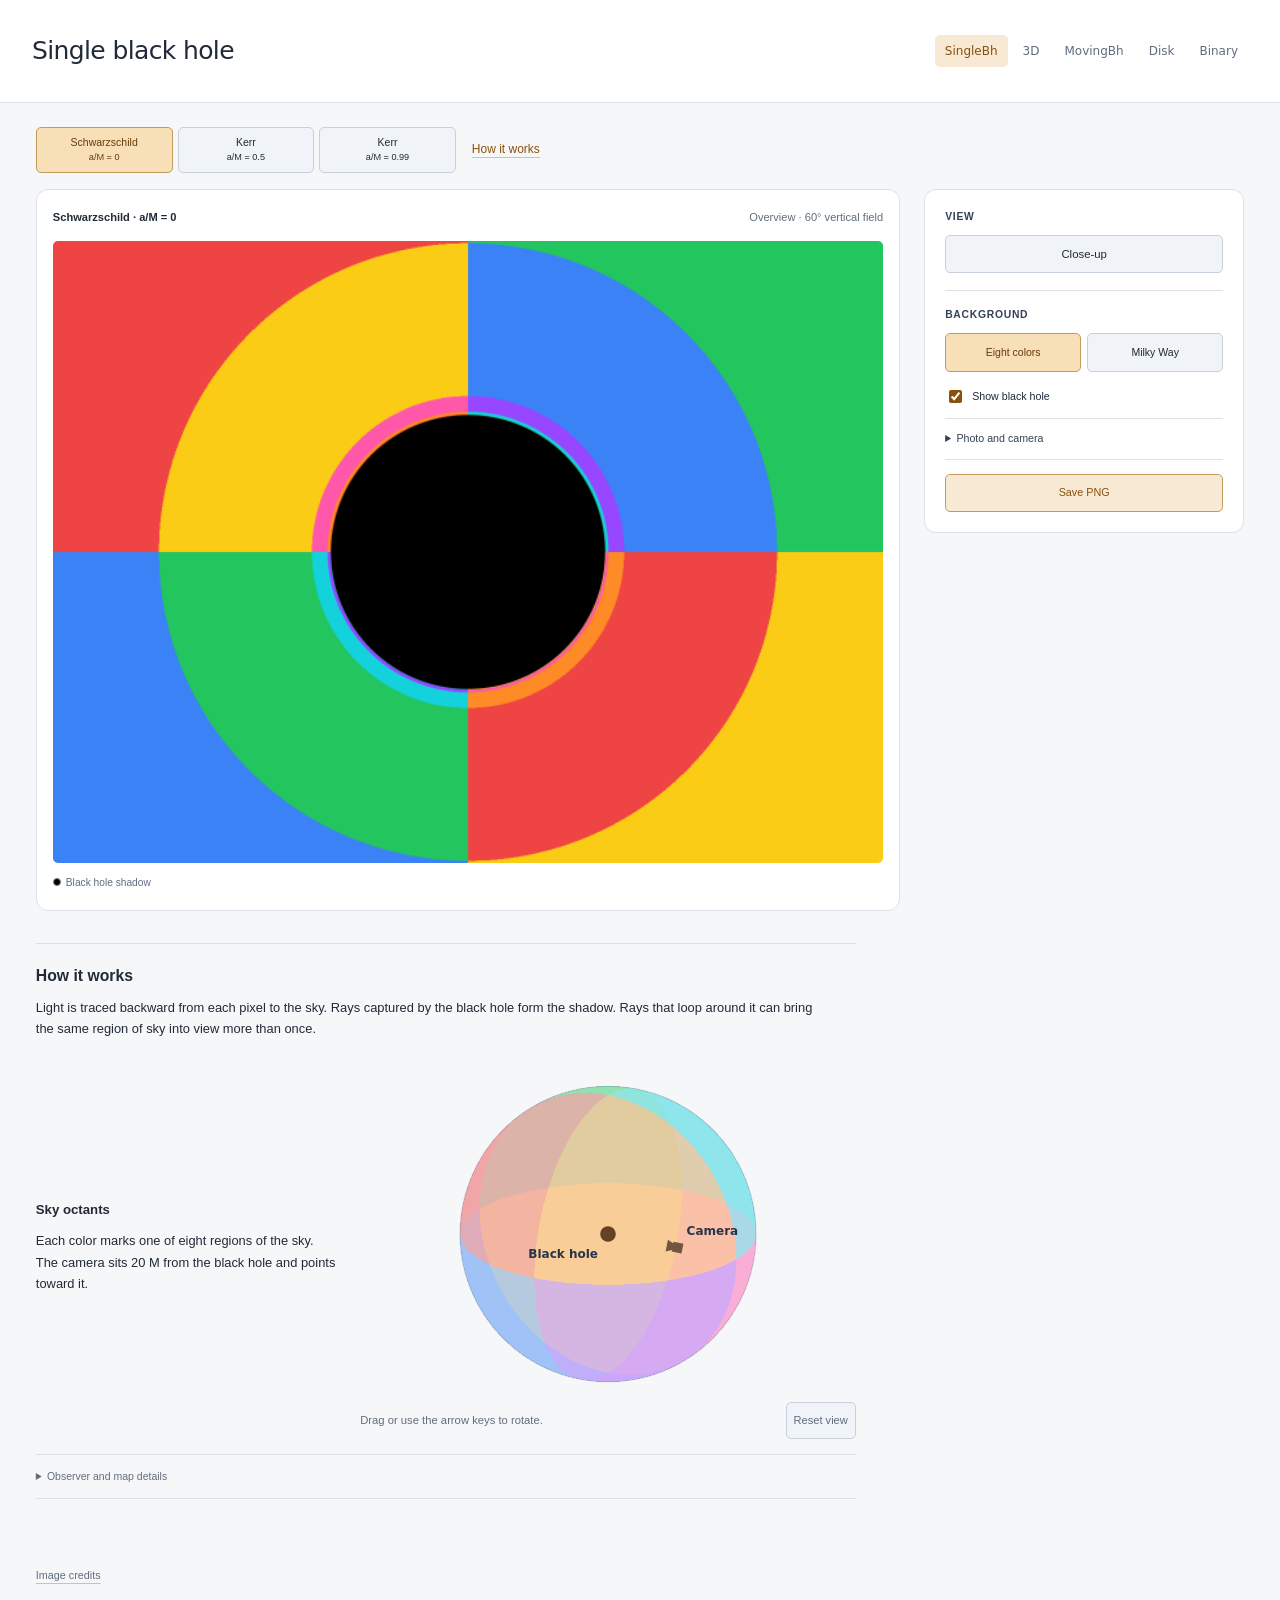
<file: index.html>
<!doctype html>
<html lang="en">
<head>
  <meta charset="utf-8" />
  <meta name="viewport" content="width=device-width, initial-scale=1" />
  <meta name="color-scheme" content="light" />
  <meta name="description" content="Explore precomputed Schwarzschild and Kerr null-geodesic lensing, compare spin, and inspect independently sampled near-critical views." />
  <title>Single black hole</title>
  <link rel="stylesheet" href="styles.css?v=0b7bb391ba0c" />
  <link rel="stylesheet" href="explorer.css?v=6b65ad54a57e" />
  <link rel="stylesheet" href="reference.css?v=c8c61a315d78" />
</head>
<body class="explorer-page">
  <header class="site-header">
    <div class="header-copy"><h1>Single black hole</h1></div>
    <nav aria-label="Main navigation"><a href="index.html" aria-current="page">SingleBh</a><a href="ray-viewer/index.html">3D</a><a href="moving/index.html">MovingBh</a><a href="examples/index.html">Disk</a><a href="binary/index.html">Binary</a></nav>
  </header>
<main>

  <div class="spin-picker">
    <div class="choices" role="group" aria-label="Black-hole spacetime">
      <button id="schwarzschild-mode" type="button" aria-pressed="true">Schwarzschild<small>a/M = 0</small></button>
      <button id="kerr-mode" type="button" aria-pressed="false" data-kerr-spin="0.5">Kerr<small>a/M = 0.5</small></button>
      <button id="kerr-high-spin-mode" type="button" aria-pressed="false" data-kerr-spin="0.99">Kerr<small>a/M = 0.99</small></button>
    </div>
    <a href="#method">How it works</a>
  </div>

  <div class="viewer" id="schwarzschild-explorer" data-renderer="app.js?v=01eaf713c453">
    <section class="image-panel" aria-label="Rendered observer image">
      <div class="image-heading"><strong id="active-metric">Schwarzschild · a/M = 0</strong><span id="active-view">Overview · 60° vertical field</span></div>
      <div class="canvas-frame overview-frame">
        <img id="overview-image" src="data/schwarzschild-octants/overview-r20.png?v=e7fed7c7368f" width="640" height="480" alt="Eight-color sky lensed by a Schwarzschild black hole" />
        <canvas id="view" hidden aria-label="Black-hole-lensed background">This viewer requires WebGL 2.</canvas>
      </div>
      <div class="legend"><span id="capture-legend"><i class="swatch" aria-hidden="true"></i>Black hole shadow</span><span id="field-legend" hidden><i class="swatch light" aria-hidden="true"></i></span></div>
      <p id="status" class="status" role="status" aria-live="polite"></p>

    </section>

    <aside class="controls" aria-label="Explorer controls">
      <section class="view-control">
        <h2>View</h2>
        <button id="refined-mode" class="wide" type="button" data-saved-closeups="true">Close-up</button>
        <p id="metric-status" class="hint" role="status"></p>
      </section>
      <section class="background-control">
        <h2>Background</h2>
        <div class="choices" role="group" aria-label="Built-in background sources">
          <button id="octants-mode" type="button" aria-pressed="true">Eight colors<small>Whole sky</small></button>
          <button id="sky-mode" type="button" aria-pressed="false">Milky Way</button>
        </div>
        <label class="switch-row" for="show-black-hole"><input id="show-black-hole" type="checkbox" checked />Show black hole</label>
        <details class="source-tools" id="source-tools"><summary>Photo and camera</summary>
        <p id="local-photo-note" class="hint" hidden>Open the site over HTTP or HTTPS to use photos and camera.</p>
        <button id="upload-button" class="wide" type="button" disabled>Upload a photo</button>
        <div class="camera-controls"><button id="video-mode" type="button" disabled>Start video</button><button id="picture-mode" type="button" disabled>Take picture</button></div>
        <input id="image-upload" type="file" accept="image/*" hidden />
        <video id="camera" autoplay playsinline muted hidden></video>
        </details>
        <button id="download-button" class="wide save-button" type="button">Save PNG</button>
      </section>
    </aside>
  </div>

  <div class="viewer" id="saved-stills" data-still-version="e7fed7c7368f" hidden>
    <section class="image-panel" aria-label="Saved black hole view">
      <div class="image-heading"><strong id="saved-heading">Kerr · a/M = 0.5</strong><span id="saved-view">Overview</span></div>
      <div class="canvas-frame kerr-still-frame">
        <img id="saved-image" width="640" height="480" alt="" />
        <div id="kerr-unlensed" role="img" aria-label="The same sky without a black hole" hidden></div>
      </div>
      <p class="status" id="saved-status" role="status" aria-live="polite"></p>
    </section>
    <aside class="controls kerr-controls" aria-label="Saved view controls">
      <section>
        <div class="select-field">
          <div class="select-heading">
            <label for="saved-patch">View</label>
            <span class="select-info">
              <button type="button" aria-label="About close-up widths" aria-expanded="false" aria-controls="saved-patch-tip" aria-describedby="saved-patch-tip">i</button>
              <span id="saved-patch-tip" class="select-tip" role="tooltip" hidden>Close-up widths are measured on a screen 20 M from the observer. For Kerr, the left edge is prograde and the right edge is retrograde.</span>
            </span>
          </div>
          <select id="saved-patch">
            <option value="overview">Overview</option>
            <option value="left-modest">Left · 0.19 M wide</option>
            <option value="left-deep">Left · 0.0077 M wide</option>
            <option value="right-modest">Right · 0.19 M wide</option>
            <option value="right-deep">Right · 0.0077 M wide</option>
          </select>
        </div>
      </section>
      <section>
        <div class="choices" id="saved-background" role="group" aria-label="Background" hidden>
          <button type="button" aria-pressed="true" data-sky="octants">Eight colors</button>
          <button type="button" aria-pressed="false" data-sky="sky">Milky Way</button>
        </div>
        <label class="switch-row" for="saved-hole"><input id="saved-hole" type="checkbox" checked />Show black hole</label>
        <a id="saved-download" class="kerr-still-download" download>Save PNG</a>
      </section>
    </aside>
  </div>

  <section class="science page-notes" id="method">
    <h2>How it works</h2>
    <p>Light is traced backward from each pixel to the sky. Rays captured by the black hole form the shadow. Rays that loop around it can bring the same region of sky into view more than once.</p>
    <div class="sky-guide">
      <div>
        <h3>Sky octants</h3>
        <p>Each color marks one of eight regions of the sky. The camera sits 20 M from the black hole and points toward it.</p>
      </div>
        <figure class="sky-orbit">
      <canvas id="sky-orbit" width="560" height="380" tabindex="0" role="img" aria-label="Rotatable diagram of eight sky octants, with a black hole at the center and a camera pointing toward it from x = +20 M" aria-describedby="sky-orbit-help">The eight sky octants surround the black hole. The camera points toward the black hole from x = +20 M.</canvas>
      <figcaption id="sky-orbit-help">
        <span>Drag or use the arrow keys to rotate.</span>
        <button type="button" id="sky-orbit-reset">Reset view</button>
      </figcaption>
      </figure>
    </div>
    <details class="map-details" id="map-details"><summary>Observer and map details</summary>
      <label class="switch-row" for="antialias"><input id="antialias" type="checkbox" checked disabled />Antialiasing</label>
      <section class="view-context" aria-labelledby="view-context-title">
        <div class="locator-wrap">
          <h3 id="view-context-title">Map location</h3>
          <svg id="locator" viewBox="0 0 640 480" role="img" aria-labelledby="locator-title locator-desc">
            <title id="locator-title">Overview locator</title>
            <desc id="locator-desc">The full 60-degree observer view. A marker locates the independently sampled edge patch when one is active.</desc>
            <image id="locator-image" href="data/schwarzschild-octants/overview-r20.png?v=e7fed7c7368f" width="640" height="480" />
            <rect id="locator-extent" x="1" y="1" width="638" height="478" />
            <circle id="locator-marker" cx="320" cy="240" r="12" visibility="hidden" />
            <path id="locator-crosshair" d="" visibility="hidden" />
          </svg>
          <p class="hint" id="locator-caption">Full overview · fixed eight-color reference</p>
        </div>
        <div class="sampling-details">
          <span class="eyebrow">Active sampling</span>
          <p id="view-description">A 640 × 480 ray map across the full 60° vertical field.</p>
          <dl>
            <div class="metric"><dt>View</dt><dd id="view-kind">Overview</dd></div>
            <div class="metric"><dt>Sampling vs. overview</dt><dd id="refinement-value">1×</dd></div>
            <div class="metric"><dt>Span in overview pixels</dt><dd id="overview-span">640 × 480</dd></div>
            <div class="metric"><dt>q<sub>x</sub> bounds</dt><dd id="qx-bounds">—</dd></div>
            <div class="metric"><dt>q<sub>y</sub> bounds</dt><dd id="qy-bounds">—</dd></div>
          </dl>
          <p class="hint" id="sampling-note">The dark region is the capture shadow, not the event horizon.</p>
        </div>
      </section>
      <p class="hint" id="aa-detail">Validating subpixel samples…</p>
        <div class="image-footer"><span id="source-label">Eight-color sky at infinity</span><span id="map-summary">Preparing map…</span></div>
        <p class="hint" id="source-description"></p>
      <section class="geometry">
        <h3>Observer and geometry</h3>
        <dl>
          <div class="metric"><dt>Metric</dt><dd id="metric-name">—</dd></div>
          <div class="metric"><dt>Spin a/M</dt><dd id="spin-value">—</dd></div>
          <div class="metric"><dt>Observer radius</dt><dd id="observer-radius">—</dd></div>
          <div class="metric"><dt>Overview vertical field</dt><dd id="field-of-view">—</dd></div>
          <div class="metric"><dt>Event horizon</dt><dd id="horizon-radius">—</dd></div>
          <div class="metric"><dt id="photon-label">Photon sphere</dt><dd id="photon-radius">—</dd></div>
          <div class="metric"><dt id="shadow-label">Shadow radius</dt><dd id="shadow-angle">—</dd></div>
        </dl>
        <p class="hint" id="observer-description">Static equatorial observer looking inward.</p>
      </section>

        <p class="hint">Photos and camera frames are projected onto a patch of sky. They stay in your browser.</p>
    </details>
  </section>
</main>
<footer class="page-footer"><a href="moving/index.html#credits">Image credits</a></footer>
<script defer src="saved-views.js?v=85b4e1606912"></script>
<script defer src="sky-orbit.js?v=5c2d7aa48e1b"></script>
<script defer src="explorer-layout.js?v=8afac8a9e883"></script>
</body>
</html>
</file>
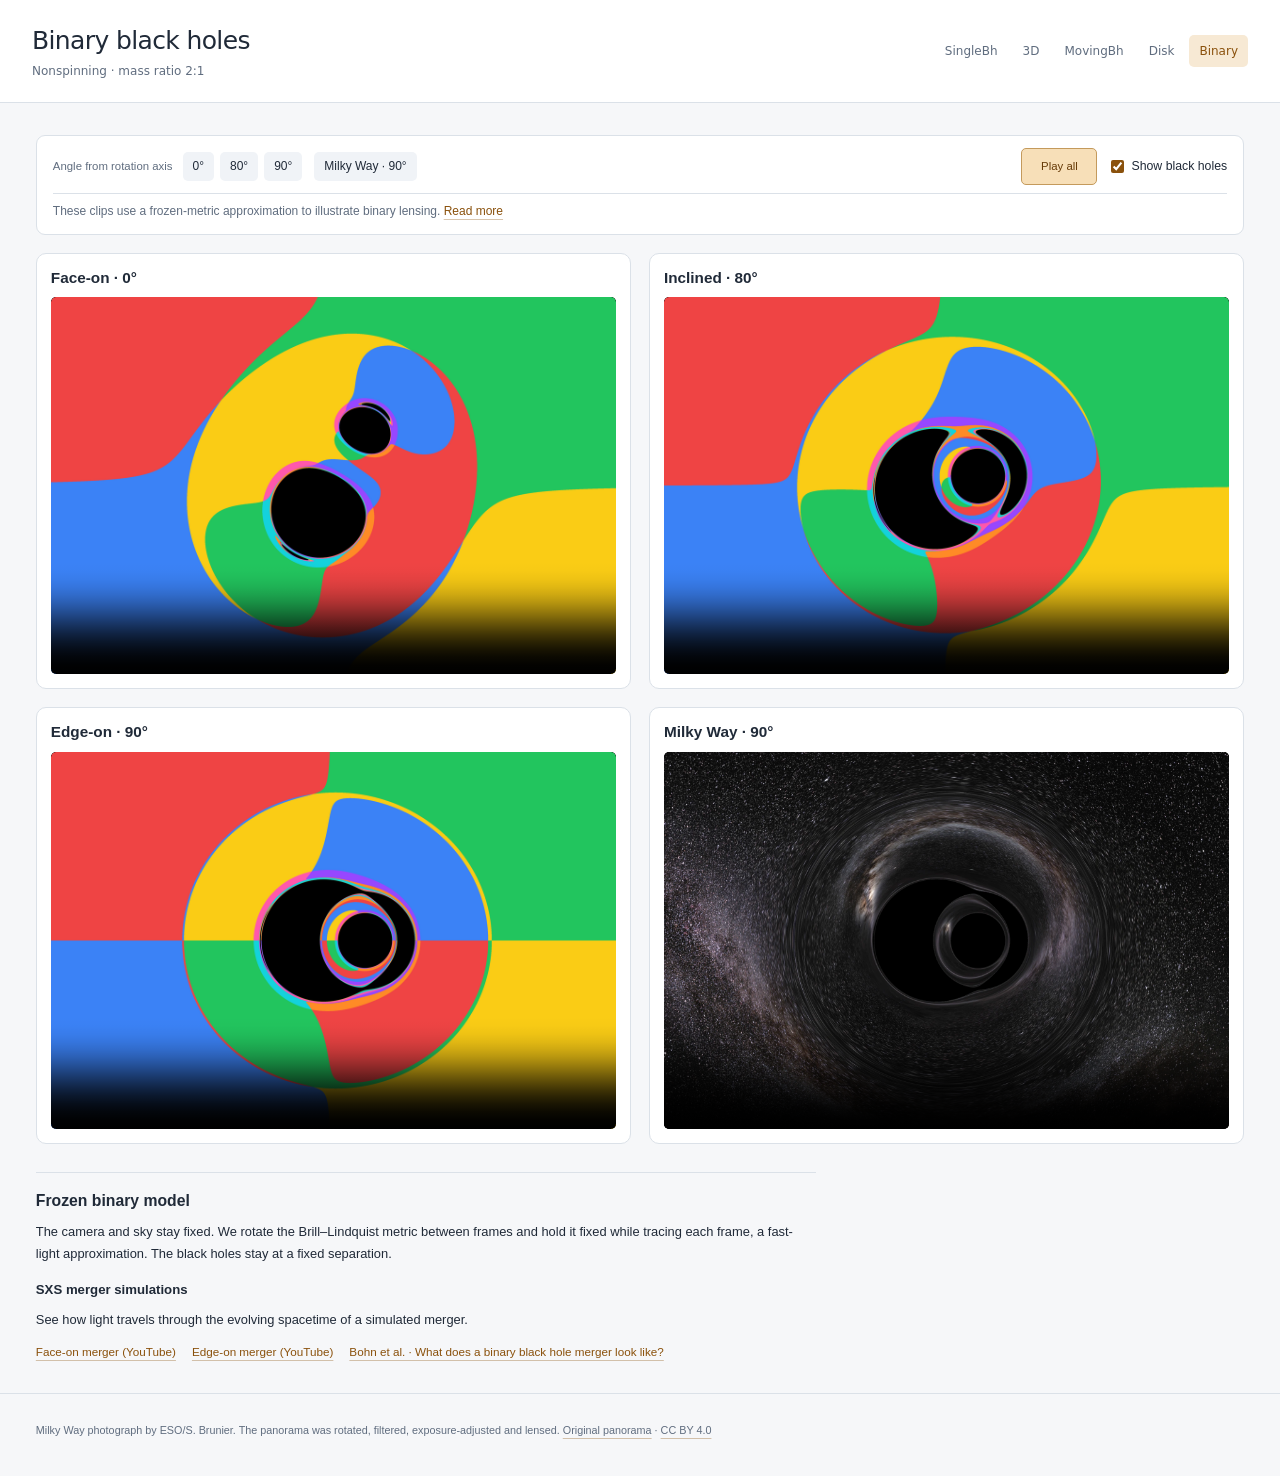
<file: binary/index.html>
<!doctype html>
<html lang="en">
<head>
  <meta charset="utf-8" />
  <meta name="viewport" content="width=device-width, initial-scale=1" />
  <meta name="color-scheme" content="light" />
  <meta name="description" content="Three eight-color binary lensing configurations and one edge-on photographic view, with matching backgrounds without black holes." />
  <title>Binary black holes</title>
  <link rel="stylesheet" href="../styles.css?v=0b7bb391ba0c" />
  <link rel="stylesheet" href="../reference.css?v=c8c61a315d78" />
  <link rel="stylesheet" href="binary.css?v=2e0bed5f3133" />
  <script src="../bh-visibility.js?v=3c3e2d0764b9" defer></script>
  <script src="playback.js?v=b4c16e759841" defer></script>
</head>
<body>
<header class="site-header">
  <div class="header-copy"><h1>Binary black holes</h1><p class="header-subtitle">Nonspinning · mass ratio 2:1</p></div>
  <nav aria-label="Main navigation">
    <a href="../index.html">SingleBh</a>
    <a href="../ray-viewer/index.html">3D</a>
    <a href="../moving/index.html">MovingBh</a>
    <a href="../examples/index.html">Disk</a>
    <a href="../binary/index.html" aria-current="page">Binary</a>
  </nav>
</header>
<main>
  <div class="binary-controls">
    <div class="binary-toolbar">
      <nav class="binary-views" aria-label="Jump to a binary view">
        <div class="binary-color-views">
          <span>Angle from rotation axis</span>
          <a href="#face-on" aria-label="0° face-on, eight colors">0°</a>
          <a href="#axis80" aria-label="80° inclined, eight colors">80°</a>
          <a href="#edge-on" aria-label="90° edge-on, eight colors">90°</a>
        </div>
        <a href="#stars-90">Milky Way · 90°</a>
      </nav>
      <div class="binary-actions">
        <button id="binary-play-all" class="binary-play-all" type="button" hidden>Play all</button>
        <label class="binary-hole-switch"><input id="binary-show-black-hole" type="checkbox" checked data-bh-visibility />Show black holes</label>
      </div>
    </div>
    <p class="status" id="binary-playback-status" role="status" data-error="true"></p>
    <p class="binary-note">These clips use a frozen-metric approximation to illustrate binary lensing. <a href="#binary-method">Read more</a></p>
  </div>
  <div class="binary-cases">
    <article class="binary-case" id="face-on" aria-labelledby="face-on-title">
      <h2 id="face-on-title">Face-on · 0°</h2>
      <figure class="binary-comparison">
        <div class="bh-scene">
          <video class="lensed-media" controls playsinline preload="none" poster="media/face-on-colors.png?v=5fd0d1526fa4" width="1200" height="800" aria-label="Eight-color binary at 0 degrees"><source src="media/face-on-colors.mp4?v=f4e3b26832f3" type="video/mp4" /></video>
          <img class="unlensed-layer" src="../references/binary-octants.png?v=afed783ff037" width="600" height="400" alt="The four far-side source octants visible in the same camera without either black hole" />
        </div>
      </figure>
    </article>

    <article class="binary-case" id="axis80" aria-labelledby="axis80-title">
      <h2 id="axis80-title">Inclined · 80°</h2>
      <figure class="binary-comparison">
        <div class="bh-scene">
          <video class="lensed-media" controls playsinline preload="none" poster="media/axis80-colors.png?v=0b89f2f0feae" width="1200" height="800" aria-label="Eight-color binary at 80 degrees"><source src="media/axis80-colors.mp4?v=ba31192397e2" type="video/mp4" /></video>
          <img class="unlensed-layer" src="../references/binary-octants.png?v=afed783ff037" width="600" height="400" alt="The four far-side source octants visible in the same camera without either black hole" />
        </div>
      </figure>
    </article>

    <article class="binary-case" id="edge-on" aria-labelledby="edge-on-title">
      <h2 id="edge-on-title">Edge-on · 90°</h2>
      <figure class="binary-comparison">
        <div class="bh-scene">
          <video class="lensed-media" controls playsinline preload="none" poster="media/edge-on-colors.png?v=13da2bc67327" width="1200" height="800" aria-label="Eight-color binary at 90 degrees"><source src="media/edge-on-colors.mp4?v=9c240800039f" type="video/mp4" /></video>
          <img class="unlensed-layer" src="../references/binary-octants.png?v=afed783ff037" width="600" height="400" alt="The four far-side source octants visible in the same camera without either black hole" />
        </div>
      </figure>
    </article>

    <article class="binary-case" id="stars-90" aria-labelledby="stars-title">
      <h2 id="stars-title">Milky Way · 90°</h2>
      <figure class="binary-comparison">
        <div class="bh-scene">
          <video class="lensed-media" controls playsinline preload="none" poster="media/q2-edge-on-stars.webp?v=b8f5feb90bc4" width="1800" height="1200" aria-label="Mass-ratio two binary viewed edge-on against the Milky Way"><source src="media/q2-edge-on-stars.mp4?v=398c680b3d18" type="video/mp4" /></video>
          <img class="unlensed-layer" src="../references/binary-milky-way.webp?v=828dd39f6e5f" width="900" height="600" alt="The same fixed Milky Way panorama through the 92-degree camera without either black hole" />
        </div>
      </figure>
    </article>
  </div>
  <section class="binary-method page-notes" id="binary-method" aria-labelledby="binary-method-title">
    <h2 id="binary-method-title">Frozen binary model</h2>
    <p>The camera and sky stay fixed. We rotate the Brill–Lindquist metric between frames and hold it fixed while tracing each frame, a fast-light approximation. The black holes stay at a fixed separation.</p>
    <h3>SXS merger simulations</h3>
    <p>See how light travels through the evolving spacetime of a simulated merger.</p>
    <ul class="binary-sxs-links">
      <li><a href="https://www.youtube.com/watch?v=Qg6PwRI2uS8">Face-on merger (YouTube)</a></li>
      <li><a href="https://www.youtube.com/watch?v=ENd8Sz0AFOk">Edge-on merger (YouTube)</a></li>
      <li><a href="https://arxiv.org/abs/1410.7775">Bohn et al. · What does a binary black hole merger look like?</a></li>
    </ul>
  </section>
</main>
<footer class="page-footer"><p>Milky Way photograph by ESO/S. Brunier. The panorama was rotated, filtered, exposure-adjusted and lensed. <a href="https://www.eso.org/public/images/eso0932a/">Original panorama</a> · <a href="https://creativecommons.org/licenses/by/4.0/">CC BY 4.0</a></p></footer>
</body>
</html>
</file>
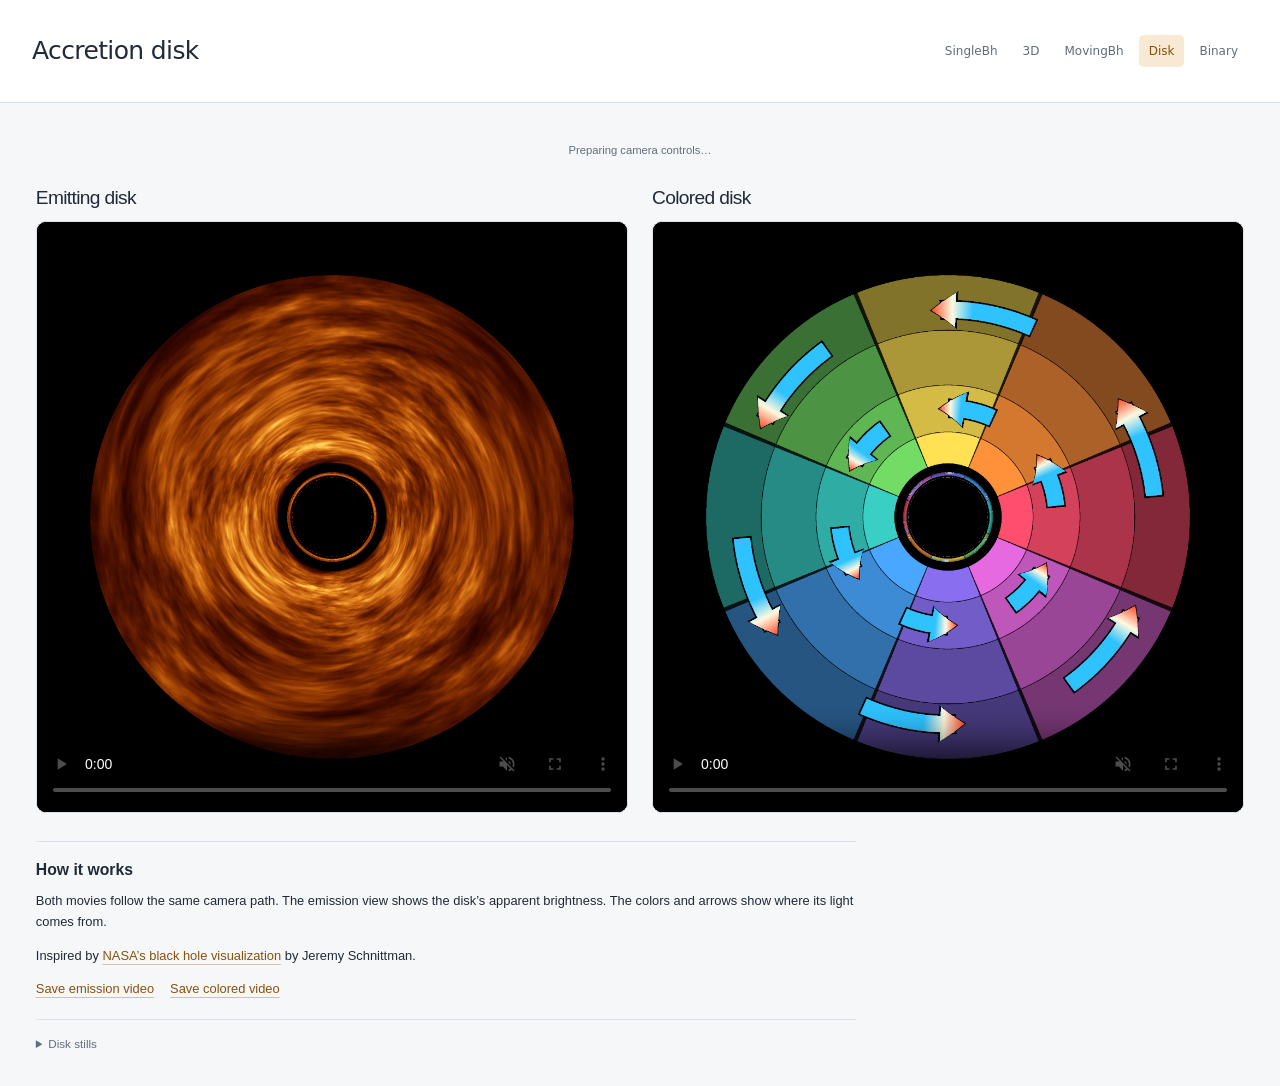
<file: examples/index.html>
<!doctype html>
<html lang="en">
<head>
  <meta charset="utf-8" />
  <meta name="viewport" content="width=device-width, initial-scale=1" />
  <meta name="color-scheme" content="light" />
  <meta name="description" content="Compare synchronized emission and color-coded views of a black-hole accretion disk." />
  <title>Accretion disk</title>
  <link rel="stylesheet" href="../styles.css?v=0b7bb391ba0c" />
  <link rel="stylesheet" href="examples.css?v=a4d8a46d5395" />
  <script src="examples.js?v=f87d596e1ed6" defer></script>
  <script src="disk-pair.js?v=d45bd0647b29" defer></script>
  <link rel="stylesheet" href="../reference.css?v=c8c61a315d78" />
</head>
<body class="disk-comparison-page">
  <header class="site-header">
    <div class="header-copy"><h1>Accretion disk</h1></div>
    <nav aria-label="Main navigation"><a href="../index.html">SingleBh</a><a href="../ray-viewer/index.html">3D</a><a href="../moving/index.html">MovingBh</a><a href="../examples/index.html" aria-current="page">Disk</a><a href="../binary/index.html">Binary</a></nav>
  </header>
<main>
  <div class="disk-pair" id="disk-pair">
    <div class="pair-controls" id="pair-controls" hidden>
      <div class="pair-transport"><button id="pair-play" type="button" disabled>Play both</button><button id="pair-fullscreen" type="button">Fullscreen</button></div>
      <label class="pair-scrubber" for="pair-progress"><span class="sr-only">Shared camera-orbit timeline</span><input id="pair-progress" type="range" min="0" max="24" step="0.0416666667" value="0" disabled /></label>
      <output id="pair-position" for="pair-progress" aria-live="off">0° · Above</output>
    </div>
    <div class="pair-chapters" aria-label="Camera positions" hidden>
      <button type="button" data-pair-time="0" disabled>Above · 0°</button><button type="button" data-pair-time="6" disabled>Edge-on · 90°</button><button type="button" data-pair-time="12" disabled>Below · 180°</button><button type="button" data-pair-time="18" disabled>Edge-on · 270°</button>
    </div>
    <p class="pair-status status" id="pair-status" role="status" aria-live="polite">Preparing camera controls…</p>
    <div class="paired-disks">
      <section class="experiment" id="accretion-disk" aria-labelledby="disk-title">
        <div class="experiment-heading"><h2 id="disk-title">Emitting disk</h2></div>
        <figure class="render-figure paired-figure">
          <video id="gold-orbit-video" controls loop playsinline muted preload="metadata" poster="media/disk-emission-poster.png?v=dc8d11b54cbe" width="1080" height="1080" aria-label="Emitting matter disk: full synchronized camera orbit">
            <source src="media/disk-emission.mp4?v=7c0edcfe1ca6" type="video/mp4" />
            <p><a href="media/disk-emission.mp4?v=7c0edcfe1ca6">Download this disk movie</a>.</p>
          </video>
        </figure>
      </section>

      <section class="experiment" id="colored-disk" aria-labelledby="orbit-title">
        <div class="experiment-heading"><h2 id="orbit-title">Colored disk</h2></div>
        <figure class="render-figure paired-figure">
          <video id="color-orbit-video" controls loop playsinline muted preload="metadata" poster="media/disk-colors-poster.png?v=88376a863f6e" width="1080" height="1080" aria-label="Colored disk seen from both sides: full synchronized camera orbit">
            <source src="media/disk-colors.mp4?v=3abcddbed509" type="video/mp4" />
            <p><a href="media/disk-colors.mp4?v=3abcddbed509">Download this disk movie</a>.</p>
          </video>
        </figure>
      </section>
    </div>
    <noscript><p>Enable JavaScript for shared playback and scrubbing. Each movie also has native playback controls.</p></noscript>
  </div>

  <section class="page-notes disk-notes">
    <h2>How it works</h2>
    <p>Both movies follow the same camera path. The emission view shows the disk’s apparent brightness. The colors and arrows show where its light comes from.</p>
    <p>Inspired by <a href="https://www.nasa.gov/universe/nasa-visualization-shows-a-black-holes-warped-world/">NASA’s black hole visualization</a> by Jeremy Schnittman.</p>
    <p class="video-links"><a href="media/disk-emission.mp4?v=7c0edcfe1ca6" download>Save emission video</a><a href="media/disk-colors.mp4?v=3abcddbed509" download>Save colored video</a></p>
    <details class="resource-details">
      <summary>Disk stills</summary>
      <div class="disk-stills">
        <section>
          <h3>Volume emission model</h3>
          <div class="experiment-layout">
            <figure class="render-figure">
              <img id="disk-image" src="media/disk-080.png?v=ec46f948740f" alt="Orange and gold emitting disk around a Schwarzschild black hole, viewed at 80 degrees from the disk axis" width="512" height="512" loading="lazy" />
            </figure>
            <aside class="experiment-notes" aria-label="Volume model angle controls">
              <label for="disk-angle">Angle from disk axis</label>
              <select id="disk-angle">
                <option value="000">0° · above the disk</option>
                <option value="060">60° · tilted</option>
                <option value="080" selected>80° · nearly edge-on</option>
                <option value="090">90° · edge-on</option>
              </select>
              <p class="media-download"><a id="disk-download" href="media/disk-080.png?v=ec46f948740f" download>Download image</a></p>
            </aside>
          </div>
          <p id="disk-status" class="status" role="status" aria-live="polite"></p>
          <noscript><p>Other angles: <a href="media/disk-000.png?v=67e5f73a534c">0°</a> · <a href="media/disk-060.png?v=b5a5352d9dd8">60°</a> · <a href="media/disk-090.png?v=1216f90ff366">90°</a></p></noscript>
        </section>
        <section>
          <h3>Colored disk</h3>
          <div class="experiment-layout">
            <figure class="render-figure">
              <img id="orbit-image" src="media/orbit-080.png?v=abb8cd1fa9e3" alt="Eight colored sectors and cyan-to-coral direction arrows on a disk around a Schwarzschild black hole, viewed at 80 degrees" width="512" height="512" loading="lazy" />
            </figure>
            <aside class="experiment-notes" aria-label="Colored disk angle controls">
              <label for="orbit-angle">Camera angle</label>
              <select id="orbit-angle">
                <option value="000">0° · above</option>
                <option value="060">60° · above, tilted</option>
                <option value="080" selected>80° · above, nearly edge-on</option>
                <option value="090">90° · edge-on</option>
                <option value="120">120° · below, tilted</option>
                <option value="180">180° · below</option>
                <option value="240">240° · below, tilted</option>
                <option value="270">270° · edge-on</option>
                <option value="300">300° · above, tilted</option>
              </select>
              <p class="media-download"><a id="orbit-download" href="media/orbit-080.png?v=abb8cd1fa9e3" download>Download image</a></p>
            </aside>
          </div>
          <p id="orbit-status" class="status" role="status" aria-live="polite"></p>
          <noscript><p>Other views: <a href="media/orbit-000.png?v=cdbe20384d4c">above</a> · <a href="media/orbit-090.png?v=9feb8d5326a8">edge-on</a> · <a href="media/orbit-180.png?v=352913071203">below</a></p></noscript>
        </section>
      </div>
    </details>
  </section>
</main>
<script id="disk-timeline" type="application/json">{"format":"synchronized-disk-pair-v1","duration":24.0,"config":{"frames":576,"fps":24},"angles_degrees":[0.0,1.4062499999999976,2.8124999999999973,4.218749999999997,5.624999999999997,7.031249999999997,8.437499999999996,9.843749999999996,11.249999999999996,12.656249999999996,14.062499999999996,15.468749999999996,16.874999999999996,18.281249999999996,19.687499999999996,21.093749999999996,22.499999999999996,23.906249999999996,25.312499999999996,26.718749999999996,28.124999999999996,29.531249999999996,30.937499999999996,32.34375,33.75,35.15625,36.5625,37.96875,39.375,40.78125,42.1875,43.59375,45.0,46.40625,47.8125,49.21875,50.625,52.03125,53.4375,54.84375,56.25,57.65625,59.0625,60.46857807180166,61.8386437921513,63.03742986483451,64.00979985468913,64.80108254217623,65.46512377485044,66.03965539745803,66.54917497232881,67.00982796242727,67.4326304884809,67.8253747893209,68.19375646005776,68.54205996704005,68.8735897297179,69.19095027177792,69.49623389256584,69.79114986587214,70.07711557456392,70.35532219800322,70.62678296994923,70.89236923134493,71.15283776009721,71.40885174599555,71.66099705011271,71.90979490085013,72.15571184642906,72.3991675524297,72.64054086909235,72.88017447481516,73.11837831551489,73.35543199508427,73.59158622419562,73.82706339957761,74.06205736177597,74.2967323658043,74.53122129666079,74.76562317204079,75.0,75.234375,75.46875,75.703125,75.9375,76.171875,76.40625,76.640625,76.875,77.109375,77.34375,77.578125,77.8125,78.046875,78.28125,78.515625,78.75,78.984375,79.21875,79.453125,79.6875,79.921875,80.15625,80.390625,80.625,80.859375,81.09375,81.328125,81.5625,81.796875,82.03125,82.265625,82.5,82.734375,82.96875,83.203125,83.4375,83.671875,83.90625,84.140625,84.375,84.609375,84.84375,85.078125,85.3125,85.546875,85.78125,86.015625,86.25,86.484375,86.71875,86.953125,87.1875,87.421875,87.65625,87.890625,88.125,88.359375,88.59375,88.828125,89.0625,89.296875,89.53125,89.765625,90.0,90.234375,90.46875,90.703125,90.9375,91.171875,91.40625,91.640625,91.875,92.109375,92.34375,92.578125,92.8125,93.046875,93.28125,93.515625,93.75,93.984375,94.21875,94.453125,94.6875,94.921875,95.15625,95.390625,95.625,95.859375,96.09375,96.328125,96.5625,96.796875,97.03125,97.265625,97.5,97.734375,97.96875,98.203125,98.4375,98.671875,98.90625,99.140625,99.375,99.609375,99.84375,100.078125,100.3125,100.546875,100.78125,101.015625,101.25,101.484375,101.71875,101.953125,102.1875,102.421875,102.65625,102.890625,103.125,103.359375,103.59375,103.828125,104.0625,104.296875,104.53125,104.765625,105.0,105.23437682795921,105.46877870333921,105.70326763419567,105.937942638224,106.17293660042239,106.40841377580438,106.64456800491573,106.88162168448511,107.11982552518481,107.35945913090765,107.6008324475703,107.84428815357094,108.09020509914987,108.33900294988726,108.59114825400445,108.84716223990279,109.10763076865507,109.37321703005077,109.64467780199675,109.92288442543605,110.20885013412786,110.50376610743413,110.80904972822208,111.1264102702821,111.45794003295995,111.80624353994224,112.1746252106791,112.5673695115191,112.9901720375727,113.45082502767119,113.96034460254194,114.53487622514953,115.19891745782374,115.99020014531081,116.96257013516546,118.16135620784866,119.53142192819831,120.93749999999997,122.34374999999997,123.74999999999997,125.15624999999997,126.56249999999997,127.96874999999997,129.37499999999994,130.78124999999994,132.18749999999994,133.59374999999994,134.99999999999994,136.40624999999994,137.81249999999994,139.21874999999994,140.62499999999994,142.03124999999994,143.43749999999994,144.84374999999994,146.24999999999994,147.65624999999994,149.06249999999994,150.46874999999994,151.87499999999994,153.28124999999994,154.68749999999994,156.09374999999994,157.49999999999994,158.90624999999994,160.31249999999994,161.71874999999994,163.12499999999994,164.53124999999994,165.93749999999994,167.34374999999994,168.74999999999994,170.15624999999994,171.56249999999994,172.96874999999994,174.37499999999994,175.78124999999994,177.18749999999994,178.59374999999994,180.0,181.40624999999994,182.81249999999994,184.21874999999994,185.62499999999994,187.03124999999994,188.43749999999994,189.84374999999994,191.24999999999994,192.65624999999994,194.06249999999994,195.46874999999994,196.87499999999994,198.28124999999994,199.68749999999994,201.09374999999994,202.49999999999994,203.90624999999994,205.31249999999994,206.71874999999994,208.12499999999994,209.53124999999994,210.93749999999994,212.34374999999994,213.74999999999994,215.15624999999994,216.56249999999994,217.96874999999994,219.37499999999994,220.78124999999994,222.18749999999994,223.59374999999994,224.99999999999994,226.40624999999994,227.81249999999994,229.21874999999994,230.62499999999994,232.03124999999994,233.43749999999994,234.84374999999994,236.24999999999994,237.65624999999994,239.06249999999994,240.4685780718017,241.83864379215123,243.03742986483445,244.0097998546891,244.80108254217623,245.46512377485044,246.03965539745803,246.54917497232879,247.00982796242727,247.43263048848087,247.8253747893209,248.19375646005773,248.54205996704002,248.87358972971793,249.19095027177792,249.49623389256584,249.79114986587211,250.07711557456395,250.35532219800325,250.6267829699492,250.8923692313449,251.1528377600972,251.40885174599555,251.6609970501127,251.90979490085016,252.15571184642903,252.39916755242967,252.64054086909232,252.8801744748152,253.11837831551492,253.3554319950843,253.59158622419562,253.82706339957758,254.062057361776,254.2967323658043,254.53122129666082,254.76562317204076,255.0,255.234375,255.46875,255.703125,255.9375,256.171875,256.40625,256.640625,256.875,257.109375,257.34375,257.578125,257.8125,258.046875,258.28125,258.515625,258.75,258.984375,259.21875,259.453125,259.6875,259.921875,260.15625,260.390625,260.625,260.859375,261.09375,261.328125,261.5625,261.796875,262.03125,262.265625,262.5,262.734375,262.96875,263.203125,263.4375,263.671875,263.90625,264.140625,264.375,264.609375,264.84375,265.078125,265.3125,265.546875,265.78125,266.015625,266.25,266.484375,266.71875,266.953125,267.1875,267.421875,267.65625,267.890625,268.125,268.359375,268.59375,268.828125,269.0625,269.296875,269.53125,269.765625,270.0,270.234375,270.46875,270.703125,270.9375,271.171875,271.40625,271.640625,271.875,272.109375,272.34375,272.578125,272.8125,273.046875,273.28125,273.515625,273.75,273.984375,274.21875,274.453125,274.6875,274.921875,275.15625,275.390625,275.625,275.859375,276.09375,276.328125,276.5625,276.796875,277.03125,277.265625,277.5,277.734375,277.96875,278.203125,278.4375,278.671875,278.90625,279.140625,279.375,279.609375,279.84375,280.078125,280.3125,280.546875,280.78125,281.015625,281.25,281.484375,281.71875,281.953125,282.1875,282.421875,282.65625,282.890625,283.125,283.359375,283.59375,283.828125,284.0625,284.296875,284.53125,284.765625,285.0,285.2343768279592,285.46877870333924,285.70326763419564,285.93794263822394,286.1729366004224,286.4084137758043,286.64456800491564,286.88162168448514,287.11982552518487,287.3594591309077,287.60083244757027,287.8442881535709,288.0902050991499,288.33900294988723,288.59114825400445,288.8471622399028,289.1076307686551,289.3732170300508,289.64467780199675,289.9228844254361,290.20885013412783,290.5037661074341,290.809049728222,291.126410270282,291.45794003296,291.8062435399422,292.1746252106791,292.56736951151913,292.99017203757273,293.45082502767116,293.9603446025419,294.53487622514956,295.19891745782377,295.9902001453107,296.9625701351655,298.1613562078486,299.53142192819826,300.9374999999999,302.3437499999999,303.7499999999999,305.1562499999999,306.5624999999999,307.9687499999999,309.3749999999999,310.7812499999999,312.1874999999999,313.5937499999999,314.9999999999999,316.4062499999999,317.8124999999999,319.2187499999999,320.6249999999999,322.0312499999999,323.4374999999999,324.8437499999999,326.2499999999999,327.6562499999999,329.0624999999999,330.4687499999999,331.8749999999999,333.2812499999999,334.6874999999999,336.0937499999999,337.4999999999999,338.9062499999999,340.3124999999999,341.7187499999999,343.1249999999999,344.5312499999999,345.9374999999999,347.3437499999999,348.7499999999999,350.1562499999999,351.5624999999999,352.9687499999999,354.3749999999999,355.7812499999999,357.1874999999999,358.5937499999999]}</script>
</body>
</html>
</file>
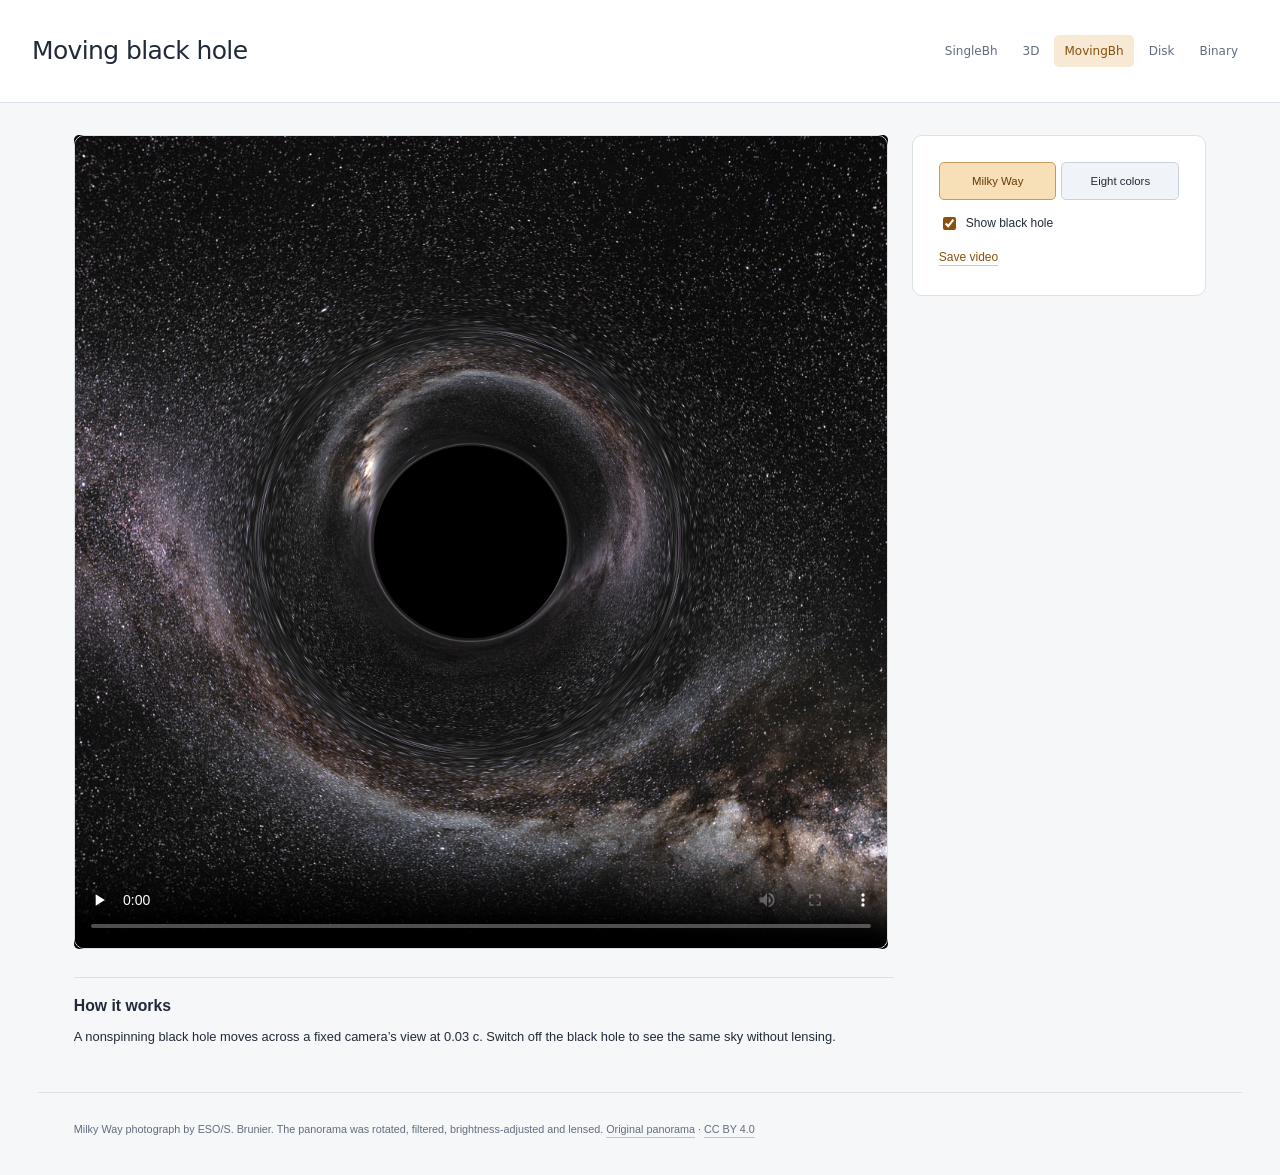
<file: moving/index.html>
<!doctype html>
<html lang="en">
<head>
  <meta charset="utf-8" />
  <meta name="viewport" content="width=device-width, initial-scale=1" />
  <meta name="color-scheme" content="light" />
  <meta name="description" content="A moving Schwarzschild black hole lenses a fixed photographic Milky Way sky, or an eight-color sky. View either background without lensing." />
  <title>Moving black hole</title>
  <link rel="stylesheet" href="../styles.css?v=0b7bb391ba0c" />
  <link rel="stylesheet" href="../examples/examples.css?v=a4d8a46d5395" />
  <link rel="stylesheet" href="../reference.css?v=c8c61a315d78" />
  <script src="moving.js?v=1cab97ccf241" defer></script>
  <script src="../bh-visibility.js?v=3c3e2d0764b9" defer></script>
</head>
<body class="moving-page">
<header class="site-header">
  <div class="header-copy"><h1>Moving black hole</h1></div>
  <nav aria-label="Main navigation">
    <a href="../index.html">SingleBh</a>
    <a href="../ray-viewer/index.html">3D</a>
    <a href="../moving/index.html" aria-current="page">MovingBh</a>
    <a href="../examples/index.html">Disk</a>
    <a href="../binary/index.html">Binary</a>
  </nav>
</header>
<main>
  <section class="experiment" id="milky-way" aria-label="Moving black hole film">
    <div class="movie-layout">
      <figure class="render-figure movie-figure" data-moving-film="milky-way">
        <div class="bh-scene">
          <video class="lensed-media" controls loop playsinline preload="none" poster="../examples/media/milky-way-middle.png?v=ae209a7c9054" width="1080" height="1080" aria-label="Schwarzschild black hole moving across a real photographic Milky Way sky">
            <source src="../examples/media/milky-way.mp4?v=64b126eff5a4" type="video/mp4" />
            <p><a href="../examples/media/milky-way.mp4?v=64b126eff5a4">Download the Milky Way lensing movie</a>.</p>
          </video>
          <img class="unlensed-layer" src="../references/moving-milky-way.webp?v=e296d1b532db" width="600" height="600" alt="Same fixed sky without a black hole" />
        </div>
      </figure>
      <figure class="render-figure movie-figure" data-moving-film="octants" hidden>
        <div class="bh-scene">
          <video class="lensed-media" controls loop playsinline preload="none" poster="media/octants-poster.png?v=ec5b1019a7e7" width="864" height="864" aria-label="Black hole moving across a fixed eight-color sky">
            <source src="media/octants.mp4?v=767648169e91" type="video/mp4" />
            <p><a href="media/octants.mp4?v=767648169e91">Download the eight-color film</a>.</p>
          </video>
          <img class="unlensed-layer" src="media/octants-background.png?v=0b3d8af038f3" width="600" height="600" alt="Four far-side octants in the same camera with the black hole removed" />
        </div>
      </figure>
      <div class="experiment-notes">
        <div class="choices moving-sources" role="group" aria-label="Sky background">
          <button type="button" data-moving-sky="milky-way" aria-pressed="true">Milky Way</button>
          <button type="button" data-moving-sky="octants" aria-pressed="false">Eight colors</button>
        </div>
        <label class="switch-row"><input id="moving-show-black-hole" type="checkbox" checked data-bh-visibility />Show black hole</label>
        <a class="video-download" id="moving-download" href="../examples/media/milky-way.mp4?v=64b126eff5a4" download>Save video</a>
      </div>
    </div>
  </section>

  <section class="page-notes" id="moving-method">
    <h2>How it works</h2>
    <p>A nonspinning black hole moves across a fixed camera’s view at 0.03 c. Switch off the black hole to see the same sky without lensing.</p>
  </section>
</main>
<footer class="page-footer" id="credits"><p>Milky Way photograph by ESO/S. Brunier. The panorama was rotated, filtered, brightness-adjusted and lensed. <a href="https://www.eso.org/public/images/eso0932a/">Original panorama</a> · <a href="https://creativecommons.org/licenses/by/4.0/">CC BY 4.0</a></p></footer>
</body>
</html>
</file>
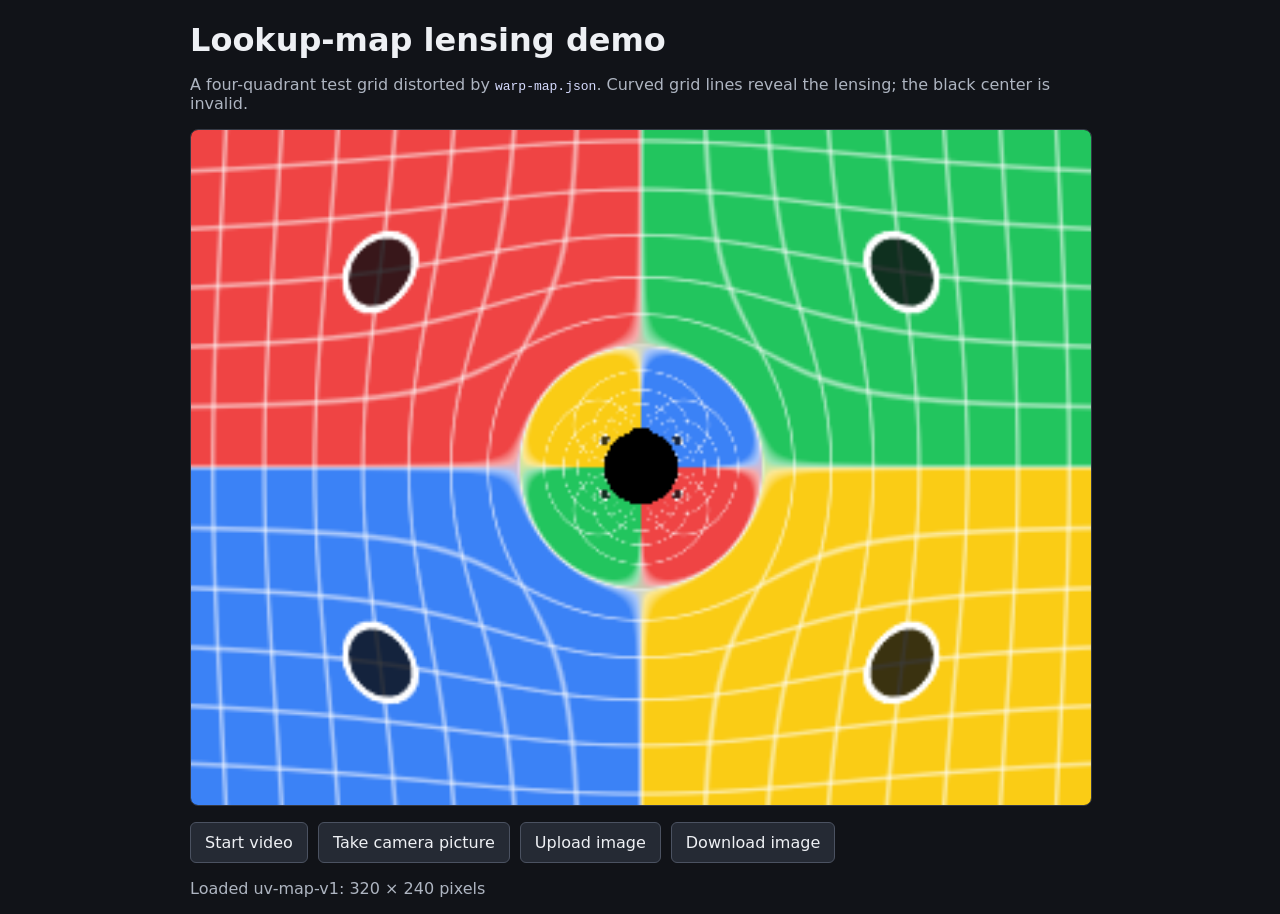
<file: web-lensing-demo/index.html>
<!doctype html>
<html lang="en">
  <head>
    <meta charset="utf-8" />
    <meta name="viewport" content="width=device-width, initial-scale=1" />
    <title>UV Warp Map Demo</title>
    <style>
      :root {
        color-scheme: dark;
        font-family: system-ui, sans-serif;
        background: #111318;
        color: #eef0f4;
      }

      body {
        display: grid;
        min-height: 100vh;
        margin: 0;
        place-items: center;
      }

      main {
        width: min(900px, calc(100% - 32px));
      }

      h1 {
        margin-bottom: 8px;
        font-size: clamp(1.4rem, 4vw, 2rem);
      }

      p {
        color: #aeb5c1;
      }

      canvas {
        display: block;
        width: 100%;
        aspect-ratio: 4 / 3;
        border: 1px solid #343945;
        border-radius: 8px;
        background: #000;
      }

      .controls {
        display: flex;
        flex-wrap: wrap;
        gap: 10px;
        margin-top: 16px;
      }

      button {
        padding: 10px 14px;
        border: 1px solid #4b5261;
        border-radius: 6px;
        background: #252a34;
        color: inherit;
        cursor: pointer;
        font: inherit;
      }

      button:hover:not(:disabled) {
        background: #343b49;
      }

      button:disabled {
        cursor: wait;
        opacity: 0.5;
      }

      code {
        color: #d7dcff;
      }
    </style>
  </head>
  <body>
    <main>
      <h1>Lookup-map lensing demo</h1>
      <p>
        A four-quadrant test grid distorted by <code>warp-map.json</code>.
        Curved grid lines reveal the lensing; the black center is invalid.
      </p>
      <canvas id="view" aria-label="Distorted four-color background"></canvas>
      <div class="controls" aria-label="Image source controls">
        <button id="video-mode" type="button" disabled>Start video</button>
        <button id="picture-mode" type="button" disabled>Take camera picture</button>
        <button id="upload-button" type="button" disabled>Upload image</button>
        <button id="download-button" type="button" disabled>Download image</button>
        <input id="image-upload" type="file" accept="image/*" hidden />
      </div>
      <video id="camera" autoplay playsinline muted hidden></video>
      <p id="status">Loading warp map…</p>
    </main>
    <script type="module" src="app.js"></script>
  </body>
</html>
</file>
<file: styles.css>
:root { color-scheme: light; font-family: Inter, ui-sans-serif, -apple-system, BlinkMacSystemFont, "Segoe UI", sans-serif; font-size: 15px; line-height: 1.65; background: var(--page); color: var(--ink); --page: #f6f7f9; --ink: #202a38; --strong: #344154; --muted: #606d7f; --rule: #dbe1e8; --paper: #ffffff; --accent: #8a510c; --accent-ink: #673b08; --accent-soft: #f7e9d4; --selected: #f7dfb8; --selected-hover: #f2d2a1; --raised: #f0f3f7; --button-border: #c7d0db; --button-hover: #e8edf3; --error: #ad3529; }
* { box-sizing: border-box; }
html { scroll-padding-top: 24px; }
body { margin: 0; background: var(--page); }
main, .page-footer { max-width: 1920px; margin: 0 auto; padding: 32px clamp(24px, 2.8vw, 48px); }
/* The standalone light-ray viewer is the reference for the page headers. */
.site-header { display: flex; align-items: center; justify-content: space-between; gap: 20px; min-height: 103px; padding: 0 32px; border-bottom: 1px solid var(--rule); background: var(--paper); font-family: ui-sans-serif, system-ui, -apple-system, BlinkMacSystemFont, "Segoe UI", sans-serif; line-height: 1.5; }
.header-copy { min-width: 0; }
.header-kicker { text-transform: uppercase; font-size: 10px; font-weight: 650; letter-spacing: .17em; color: var(--accent); margin-bottom: 4px; }
.site-header h1 { margin: 0; font-size: 25px; font-weight: 530; letter-spacing: -.025em; line-height: 1.5; }
.site-header .header-subtitle { margin: 3px 0 0; font-size: 12px; line-height: 1.5; color: var(--muted); }
.site-header nav { display: flex; align-items: center; justify-content: flex-end; flex-wrap: wrap; gap: 5px; padding: 0; flex-shrink: 0; }
.site-header nav a { text-decoration: none; padding: 7px 10px; border-radius: 5px; color: var(--muted); font-size: 12px; }
.site-header nav a:hover { color: var(--ink); background: var(--raised); }
.site-header nav a[aria-current="page"] { color: var(--accent); background: var(--accent-soft); }
.page-heading { max-width: 850px; }
.page-heading .eyebrow { color: var(--accent); }
.section-tabs { display: flex; flex-wrap: wrap; gap: 8px; margin: 30px 0 0; }
.section-tabs a { padding: 8px 15px; border: 1px solid var(--rule); border-radius: 30px; text-decoration: none; color: var(--muted); font-size: .8rem; }
.section-tabs a:hover { border-color: var(--accent); color: var(--ink); }
.page-header { display: flex; align-items: end; justify-content: space-between; gap: 20px; }
.page-header > div { flex: 1; min-width: 0; }
h1 { font-size: clamp(2.5rem, 5vw, 4.4rem); font-weight: 550; letter-spacing: -.055em; line-height: 1.08; margin: 14px 0 20px; }
h2 { font-size: 1.05rem; font-weight: 620; line-height: 1.3; margin: 26px 0 10px; }
h3 { font-size: .88rem; font-weight: 600; margin: 0 0 10px; }
p { margin: 8px 0 12px; }
nav { display: flex; gap: 22px; font-size: .84rem; padding-bottom: 4px; white-space: nowrap; }
.page-header nav { flex-wrap: wrap; justify-content: flex-end; max-width: 590px; gap: 9px 18px; }

.image-credits { margin: 0; max-width: 560px; font-size: .74rem; }
.image-credits summary { color: var(--muted); }
.image-credits p { margin-top: 14px; }
@media (max-width: 700px) { .page-header nav { justify-content: flex-start; } }
a { color: var(--accent); text-underline-offset: 4px; text-decoration-color: #8a510c55; }
a:hover { text-decoration-color: currentColor; }
.eyebrow { font-size: .68rem; text-transform: uppercase; letter-spacing: .13em; color: var(--muted); font-weight: 600; }
.intro { margin-top: 18px; font-size: 1.05rem; max-width: 740px; color: var(--muted); line-height: 1.75; }
.muted, .hint { color: var(--muted); font-size: .8rem; }
.setup { margin-top: -3px; }
.viewer { display: grid; grid-template-columns: minmax(0, 1fr) 300px; gap: 28px; align-items: start; margin-top: 48px; padding-top: 28px; border-top: 1px solid var(--rule); }
.image-panel, .controls { min-width: 0; }
.image-heading, .image-footer { display: flex; flex-wrap: wrap; gap: 5px 18px; justify-content: space-between; font-size: .76rem; }
.image-heading { margin-bottom: 10px; align-items: center; }
.image-heading strong { font-weight: 600; }
#active-view { color: var(--muted); }
.canvas-frame { background: #000; border: 1px solid var(--rule); border-radius: 9px; overflow: hidden; }
canvas { display: block; width: 100%; aspect-ratio: 4 / 3; background: #000; }
.image-footer { margin-top: 10px; color: var(--muted); }
.legend { display: flex; flex-wrap: wrap; align-items: center; gap: 16px; font-size: .75rem; color: var(--muted); margin-top: 10px; }
.swatch { display: inline-block; width: 8px; height: 8px; background: #000; border: 1px solid #79827d; border-radius: 50%; margin-right: 5px; }
.swatch.light { background: #ddd; } .swatch.slate { background: #253448; }
.controls { background: var(--paper); border: 1px solid var(--rule); border-radius: 9px; padding: 20px; }
.controls h2 { font-size: .81rem; margin: 0 0 10px; }
.controls section + section, .controls > .geometry { margin-top: 19px; padding-top: 18px; border-top: 1px solid var(--rule); }
.choices { display: flex; gap: 5px; min-width: 0; }
.choices button { flex: 1; width: 0; min-width: 0; line-height: 1.3; }
.controls section:first-child .choices button, .subchoices button { min-height: 48px; }
button, select { font: inherit; font-size: .76rem; color: inherit; background: var(--raised); border: 1px solid var(--button-border); border-radius: 5px; padding: 8px 7px; cursor: pointer; min-height: 38px; }
button { transition: background .12s, border-color .12s; }
button:hover:not(:disabled) { border-color: #96a4b6; background: var(--button-hover); }
button small { display: block; font-size: .65rem; font-weight: 400; margin-top: 2px; }
button[aria-pressed="true"] { color: var(--accent-ink); background: var(--selected); border-color: #c49a5c; }
button[aria-pressed="true"]:hover:not(:disabled) { background: var(--selected-hover); }
button[aria-busy="true"] { outline: 1px dashed #a5680b; outline-offset: 2px; }
button:disabled, select:disabled, input:disabled { opacity: .43; cursor: default; }
button:focus-visible, input:focus-visible, select:focus-visible, summary:focus-visible, a:focus-visible, video:focus-visible { outline: 2px solid var(--accent); outline-offset: 4px; }
.subchoices { margin-top: 10px; }
.select-label { display: block; font-size: .73rem; margin: 13px 0 5px; color: var(--muted); }
select { width: 100%; padding-right: 22px; }
.wide { width: 100%; margin-top: 7px; }
.camera-controls { display: flex; gap: 5px; margin-top: 7px; }
.camera-controls button { flex: 1; min-width: 0; }
.switch-row { display: flex; align-items: center; gap: 7px; font-size: .76rem; margin-top: 14px; }
input[type="checkbox"] { accent-color: var(--accent); }
.save-button { background: var(--accent-soft); border-color: #c49a5c; color: var(--accent); }
.text-button { border: 0; min-height: 0; padding: 0; font-size: .75rem; text-decoration: underline; text-underline-offset: 3px; color: var(--accent); }
.status { min-height: 1.5em; font-size: .75rem; color: var(--muted); margin: 8px 0 0; }
[data-error="true"] { color: var(--error) !important; }
dl { margin: 0; font-size: .74rem; }
.metric { display: flex; justify-content: space-between; gap: 12px; padding: 4px 0; }
dt { color: var(--muted); } dd { margin: 0; text-align: right; font-variant-numeric: tabular-nums; }
details { margin: 11px 0 0; } summary { cursor: pointer; font-size: .77rem; }
details[open] > summary { margin-bottom: 12px; }
.geometry dl { margin-top: 12px; }
.view-context { display: grid; grid-template-columns: minmax(130px, 190px) minmax(0, 1fr); gap: 23px; margin-top: 25px; padding-top: 22px; border-top: 1px solid var(--rule); }
#locator { display: block; width: 100%; background: #000; border-radius: 3px; }
#locator-extent { fill: none; stroke: #fff; stroke-width: 1.5; vector-effect: non-scaling-stroke; }
#locator-marker, #locator-crosshair { fill: none; stroke: #fff; stroke-width: 1.5; vector-effect: non-scaling-stroke; }
#locator-marker { stroke: #000; stroke-width: 4; }
#locator-caption { margin: 6px 0 0; font-size: .7rem; }
.sampling-details p { font-size: .8rem; margin: 6px 0 11px; }
.sampling-details dl { padding-top: 5px; }
.sampling-details dd { overflow-wrap: anywhere; }
.sampling-details #sampling-note { font-size: .72rem; }
.science { margin-top: 56px; padding-top: 32px; border-top: 1px solid var(--rule); max-width: 950px; }
.section-heading h2 { font-size: 1.7rem; font-weight: 550; letter-spacing: -.025em; margin: 5px 0 22px; }
.science p { font-size: .91rem; max-width: 790px; }
.science .muted { font-size: .8rem; }
.science > h2 { margin-top: 28px; }
.equation { overflow-x: auto; font-family: "Cambria Math", "STIX Two Math", Georgia, serif; font-size: 1.07rem !important; white-space: nowrap; padding: 14px 18px; margin: 12px 0; background: var(--paper); border-left: 2px solid var(--accent); }
.code { overflow: auto; max-height: 460px; padding: 18px; background: var(--raised); border: 1px solid var(--rule); border-radius: 6px; font: .73rem/1.6 ui-monospace, monospace; tab-size: 4; white-space: pre; }
.code-note { overflow-wrap: anywhere; font-size: .75rem !important; color: var(--muted); }
.science details { padding: 13px 0; margin: 0; border-bottom: 1px solid var(--rule); }
.science summary { font-size: .85rem; }
.resource-details { margin-top: 20px; border-top: 1px solid var(--rule); padding-top: 14px; }
.resource-details summary { font-size: .78rem; color: var(--muted); }
.resource-details a { display: inline-block; margin: 10px 14px 0 0; font-size: .78rem; }
.page-footer { display: flex; align-items: center; justify-content: space-between; gap: 20px; padding-top: 28px; padding-bottom: 36px; font-size: .72rem; color: var(--muted); border-top: 1px solid var(--rule); }
.page-footer a { color: var(--muted); }
.page-footer p { margin: 0; }
.page-notes { max-width: 820px; margin-top: 28px; padding-top: 18px; border-top: 1px solid var(--rule); }
.page-notes h2 { margin-top: 0; }
.page-notes p { font-size: .86rem; }
.status:empty { min-height: 0; margin: 0; }
[hidden] { display: none !important; }
@media (max-width: 850px) { main, .page-footer { padding-left: 20px; padding-right: 20px; } .viewer { grid-template-columns: minmax(0, 1fr) 250px; gap: 20px; } .controls { padding: 14px; } .view-context { grid-template-columns: 130px minmax(0, 1fr); gap: 15px; } }
@media (max-width: 700px) { h1 { font-size: 2.3rem; } main { padding-top: 24px; } .page-header { align-items: start; } nav { gap: 12px; font-size: .75rem; padding-top: 9px; } .viewer { grid-template-columns: minmax(0, 1fr); margin-top: 23px; } .controls { display: grid; grid-template-columns: 1fr 1fr; gap: 20px; } .controls section + section, .controls > .geometry { margin: 0; padding: 0; border: 0; } .controls > section:nth-child(2) { grid-column: 2; grid-row: 1 / 3; } .view-context { grid-template-columns: 160px minmax(0, 1fr); } .science { margin-top: 32px; } }
@media (max-width: 460px) { h1 { font-size: 2rem; } main, .page-footer { padding-left: 15px; padding-right: 15px; } .page-header { display: block; } nav { padding-top: 17px; } .intro { font-size: .96rem; margin-top: 19px; } .controls { grid-template-columns: minmax(0, 1fr); } .controls > section:nth-child(2) { grid-column: auto; grid-row: auto; } .controls section + section, .controls > .geometry { border-top: 1px solid var(--rule); padding-top: 16px; } .view-context { grid-template-columns: 112px minmax(0, 1fr); gap: 13px; } .metric { flex-wrap: wrap; gap: 1px 8px; } .sampling-details .metric { display: block; } .sampling-details dd { text-align: left; font-size: .72rem; } .image-heading { font-size: .73rem; } }
@media (prefers-reduced-motion: reduce) { button { transition: none; } }
@media (max-width: 850px) { .site-header { padding-inline: 20px; } .site-header h1 { font-size: 21px; } .site-header nav { max-width: 220px; } .site-header nav a { font-size: 10px; padding: 5px 8px; } }
@media (max-width: 700px) { .page-footer { flex-wrap: wrap; } }
@media (max-width: 600px) { .site-header { min-height: 100px; padding: 13px 17px; align-items: flex-start; flex-direction: column; justify-content: center; gap: 8px; } .site-header h1 { font-size: 19px; } .site-header .header-subtitle { font-size: 10px; } .site-header nav { max-width: none; justify-content: flex-start; gap: 3px; } .site-header nav a { padding: 5px 7px; } .site-header nav a:first-child { padding-left: 0; } }
@media (max-width: 460px) { h1 { font-size: 2.8rem; } }
@media (prefers-reduced-motion: reduce) { html { scroll-behavior: auto; } }
</file>
<file: explorer.css>
/* The homepage is a working viewer; the other pages share styles.css. */
.explorer-page main, .explorer-page .page-footer { max-width: min(1920px, max(1480px, calc(122svh + 432px))); }
.explorer-page main { padding-block: 24px 48px; }
.spin-picker { display: flex; flex-wrap: wrap; align-items: center; gap: 8px 16px; margin-bottom: 16px; }
.spin-picker .choices { flex: 0 1 420px; }
.spin-picker .choices button { min-width: 0; }
.spin-picker > a { font-size: .8rem; }
.kerr-still-frame { aspect-ratio: 4 / 3; }
.kerr-still-frame img, #kerr-unlensed { display: block; width: 100%; height: 100%; object-fit: contain; }
#kerr-unlensed[data-view="overview"] { background: conic-gradient(#22c55e 0 25%, #facc15 25% 50%, #3b82f6 50% 75%, #ef4444 75%); }
#kerr-unlensed[data-view="left"] { background: linear-gradient(#ef4444 0 50%, #3b82f6 50%); }
#kerr-unlensed[data-view="right"] { background: linear-gradient(#22c55e 0 50%, #facc15 50%); }
.explorer-page .kerr-controls { display: block; }
.kerr-still-download { display: inline-block; margin-top: 12px; font-size: .76rem; }
.explorer-page #refined-mode { margin-top: 0; }
@media (max-width: 760px) { .explorer-page #schwarzschild-explorer .view-control { grid-row: 1; } }
.explorer-page .viewer { grid-template-columns: minmax(0, 1fr) 320px; gap: 24px; margin: 0; padding: 0; border: 0; }
.explorer-page .image-panel { padding: 16px; border: 1px solid var(--rule); border-radius: 12px; background: var(--paper); }
.explorer-page .image-heading { min-height: 23px; font-size: .74rem; margin-bottom: 12px; }
.explorer-page .canvas-frame { position: relative; border-radius: 5px; border: 0; }
.overview-frame > img, .overview-frame > canvas { display: block; width: 100%; height: auto; aspect-ratio: 4 / 3; }
.select-field { max-width: 24rem; min-width: 0; }
.select-heading { position: relative; display: flex; align-items: center; gap: 7px; margin: 8px 0 4px; color: var(--muted); font-size: .76rem; }
.select-info { display: inline-flex; }
.select-info button { width: 24px; height: 24px; min-height: 0; padding: 0; border-radius: 50%; font: 600 .78rem/1 system-ui, sans-serif; color: var(--accent); }
.select-tip { position: absolute; z-index: 5; inset-block-start: 100%; inset-inline-start: 0; width: min(100%, 19rem); padding: 9px 11px; border: 1px solid var(--rule); border-radius: 6px; background: var(--paper); box-shadow: 0 3px 12px #202a3820; color: var(--ink); line-height: 1.5; }
.explorer-page .image-footer { gap: 7px 16px; padding-top: 4px; font-size: .69rem; }
.explorer-page .legend { display: inline-flex; margin-top: 12px; font-size: .68rem; }
.explorer-page #status { font-size: .68rem; margin-top: 10px; }
.explorer-page .controls { padding: 20px; border-radius: 12px; }
.explorer-page .controls h2 { color: var(--strong); font-size: .69rem; letter-spacing: .07em; text-transform: uppercase; font-weight: 550; margin-bottom: 12px; }
.explorer-page .controls section + section, .explorer-page .controls > .geometry { padding-top: 17px; margin-top: 17px; }
.explorer-page .spacetime-control .choices { display: grid; grid-template-columns: 1.4fr 1fr 1fr; }
.explorer-page .choices button { width: auto; font-size: .7rem; padding: 8px 5px; min-height: 43px; }
.explorer-page .choices button small { font-size: .61rem; }
.explorer-page .choices button small:empty { display: none; }
.explorer-page .background-control > .choices { display: grid; grid-template-columns: 1fr 1fr; gap: 6px; }
.explorer-page .background-control > .choices button { min-height: 39px; }
.explorer-page .background-control > .choices button small { display: none; }
.explorer-page .controls .hint { font-size: .68rem; line-height: 1.6; }
.explorer-page #metric-status { margin-bottom: 0; }
.explorer-page :is(#status, #metric-status):empty { margin: 0; }
.explorer-page .legend:not(:has(span:not([hidden]))) { display: none; }
.source-tools { padding: 11px 0; margin-top: 12px; border-top: 1px solid var(--rule); border-bottom: 1px solid var(--rule); }
.source-tools > summary { color: var(--strong); font-size: .71rem; }
.explorer-page .switch-row { font-size: .71rem; margin-top: 15px; }
.explorer-page .save-button { min-height: 38px; margin-top: 14px; font-size: .72rem; }
.map-details { margin-top: 15px; padding-top: 13px; border-top: 1px solid var(--rule); }
.map-details > summary { font-size: .7rem; color: var(--muted); }
.map-details .view-context { margin-top: 18px; padding-top: 0; border-top: 0; }
.map-details > .hint { margin: 18px 0 0; }
.map-details .geometry { margin: 16px 0 0; max-width: 390px; }
.explorer-page #method { margin-top: 32px; padding-top: 22px; }
.sky-guide { display: grid; grid-template-columns: minmax(0, 1fr) minmax(0, 1.65fr); gap: 24px; align-items: center; padding: 15px 0; }
.sky-orbit { max-width: 580px; margin: 0; }
.sky-orbit canvas { width: 100%; aspect-ratio: 28 / 19; background: transparent; cursor: grab; touch-action: none; }
.sky-orbit canvas:active { cursor: grabbing; }
.sky-orbit canvas:focus-visible { outline: 2px solid var(--accent); outline-offset: 4px; border-radius: 6px; }
.sky-orbit figcaption { display: flex; align-items: center; justify-content: space-between; flex-wrap: wrap; gap: 8px 14px; color: var(--muted); font-size: .75rem; }
.sky-orbit figcaption span { flex: 1 1 15rem; }
.sky-orbit button { min-height: 32px; font-size: .74rem; }
.explorer-page .page-footer { border: 0; padding-top: 20px; }
@media (max-width: 1000px) { .explorer-page main { padding: 24px; } .explorer-page .viewer { grid-template-columns: minmax(0, 1fr) 280px; gap: 16px; } .explorer-page .controls { padding: 16px; } .explorer-page .spacetime-control .choices { grid-template-columns: 1.4fr 1fr 1fr; } .explorer-page .choices button { font-size: .64rem; } }
@media (max-width: 760px) { .explorer-page main { padding: 20px; } .explorer-heading { align-items: start; margin-bottom: 20px; } .explorer-heading p { max-width: 190px; font-size: .75rem; } .explorer-page .viewer { grid-template-columns: minmax(0, 1fr); } .explorer-page .controls { display: grid; grid-template-columns: 1fr 1fr; gap: 20px; } .explorer-page .controls section + section, .explorer-page .controls > .geometry { padding: 0; margin: 0; border: 0; } .explorer-page .controls .view-control { grid-column: 1; grid-row: 2; } .explorer-page .controls .background-control { grid-column: 2; grid-row: 1 / 4; } .explorer-page .controls > .geometry { grid-column: 1; } .explorer-page .choices button { font-size: .7rem; } }
@media (max-width: 500px) { .explorer-page main { padding: 18px 16px 32px; } .explorer-page .image-panel { padding: 10px; border-radius: 9px; } .explorer-page .image-heading { font-size: .65rem; margin-bottom: 9px; } .explorer-page .controls { display: block; } .explorer-page .controls section + section { padding-top: 16px; margin-top: 16px; border-top: 1px solid var(--rule); } .sky-guide { grid-template-columns: 1fr; gap: 0; } }
</file>
<file: reference.css>
.site-header nav { max-width: none; }
.bh-control { margin: 0 0 20px; padding: 12px 16px; border: 1px solid var(--rule); border-radius: 7px; background: var(--paper); }
.bh-control label { display: flex; align-items: center; gap: 8px; font-size: .84rem; cursor: pointer; }
.bh-control p { margin: 5px 0 0; color: var(--muted); font-size: .75rem; }
.bh-scene { position: relative; overflow: hidden; border-radius: 5px; background: #000; }
.bh-scene > .lensed-media { display: block; width: 100%; height: auto; }
.bh-scene > .unlensed-layer { display: none; position: absolute; inset: 0; width: 100%; height: 100%; max-width: none; margin: 0; object-fit: contain; background: #000; }
.without-black-hole .bh-scene > .lensed-media { visibility: hidden; }
.without-black-hole .bh-scene > .unlensed-layer { display: block; }
</file>
<file: binary/binary.css>
.binary-controls { margin-bottom: 18px; padding: 12px 16px; border: 1px solid var(--rule); border-radius: 9px; background: var(--paper); }
.binary-toolbar { display: flex; flex-wrap: wrap; align-items: center; justify-content: space-between; gap: 8px 20px; }
.binary-views, .binary-color-views { display: flex; align-items: center; gap: 6px; }
.binary-views { flex-wrap: wrap; column-gap: 12px; padding: 0; }
.binary-color-views > span { margin-right: 4px; color: var(--muted); font-size: .76rem; white-space: normal; }
.binary-views a { padding: 5px 10px; border-radius: 5px; background: var(--raised); color: var(--ink); font-size: .8rem; text-decoration: none; }
.binary-views a:hover { background: var(--accent-soft); color: var(--accent-ink); }
.binary-actions { display: flex; flex-wrap: wrap; align-items: center; gap: 6px 14px; }
.binary-play-all { min-width: 76px; min-height: 34px; padding-inline: 10px; background: var(--selected); border-color: #c49a5c; color: var(--accent-ink); }
.binary-play-all:hover:not(:disabled) { background: var(--selected-hover); }
.binary-hole-switch { display: inline-flex; align-items: center; gap: 7px; min-height: 34px; font-size: .82rem; cursor: pointer; }
.binary-hole-switch input { margin: 0; }
.binary-note { margin: 8px 0 0; padding-top: 8px; border-top: 1px solid var(--rule); color: var(--muted); font-size: .8rem; }
.binary-method { max-width: 780px; margin-top: 28px; }
.binary-method h2 { margin-top: 0; }
.binary-method h3 { margin: 15px 0 4px; }
.binary-method p { font-size: .86rem; }
.binary-sxs-links { display: flex; flex-wrap: wrap; gap: 5px 16px; list-style: none; padding: 0; margin: 8px 0 0; font-size: .78rem; }
.binary-cases { display: grid; grid-template-columns: repeat(2, minmax(0, 1fr)); gap: 18px; }
.binary-case { padding: 14px; background: var(--paper); border: 1px solid var(--rule); border-radius: 10px; }
.binary-case h2 { font-size: 1.02rem; font-weight: 580; margin: 0 0 10px; }
.binary-comparison { min-width: 0; margin: 0 auto; }
.binary-comparison video, .binary-comparison img { display: block; width: 100%; height: auto; border-radius: 5px; background: #000; }
@media (max-width: 700px) { .binary-cases { grid-template-columns: minmax(0, 1fr); gap: 12px; } }
</file>
<file: examples/examples.css>
.experiment { margin-top: 64px; padding-top: 36px; border-top: 1px solid var(--rule); scroll-margin-top: 24px; }
.experiment-heading .eyebrow { color: var(--accent); }
.experiment-heading h2 { margin: 8px 0 26px; font-size: clamp(1.65rem, 3vw, 2.3rem); font-weight: 500; letter-spacing: -.035em; }
.experiment > p { max-width: 780px; }
.experiment-layout { display: grid; grid-template-columns: minmax(0, 1.65fr) minmax(240px, 1fr); gap: 32px; align-items: start; }
.render-figure { margin: 0; min-width: 0; }
.render-figure img, .render-figure video { display: block; width: 100%; height: auto; background: #000; border: 1px solid var(--rule); border-radius: 10px; }
figcaption { padding-top: 10px; color: var(--muted); font-size: .78rem; }
.experiment-notes { padding: 26px; background: var(--paper); border: 1px solid var(--rule); border-radius: 10px; }
.experiment-notes label { display: block; font-size: .8rem; margin-bottom: 8px; font-weight: 600; }
.experiment-notes select { font-size: .85rem; }
.experiment-notes p { margin-top: 18px; font-size: .9rem; }
.experiment-notes dl { margin: 20px 0; font-size: .8rem; }
.experiment-notes .hint, .experiment-notes .small-links, .experiment-notes .photo-credit { font-size: .78rem; }
.moving-page main > .experiment { margin: 0; padding: 0; border: 0; }
.moving-page main, .moving-page .page-footer { max-width: min(1650px, max(1130px, calc(100svh + 304px))); }
.movie-layout { display: grid; grid-template-columns: minmax(0, 1fr) clamp(220px, 23vw, 330px); gap: 24px; align-items: start; }
.movie-figure video { aspect-ratio: 1; object-fit: contain; }
.movie-layout .experiment-notes .switch-row { display: flex; align-items: center; gap: 7px; margin: 14px 0 10px; font-weight: 500; }
.video-download { display: inline-block; font-size: .8rem; }
@media (max-width: 700px) { .experiment-layout, .movie-layout { grid-template-columns: minmax(0, 1fr); gap: 20px; } .experiment { margin-top: 32px; } .experiment-heading h2 { font-size: 1.5rem; } .experiment-notes { padding: 20px; } }
.disk-comparison-page main { padding-top: 30px; }
.paired-disks { display: grid; grid-template-columns: minmax(0, 1fr) minmax(0, 1fr); gap: 24px; }
.paired-disks .experiment { margin-top: 14px; padding-top: 0; border: 0; min-width: 0; }
.paired-disks .experiment-heading h2 { font-size: clamp(1rem, 1.5vw, 1.3rem); margin: 0 0 10px; }
.paired-figure video { aspect-ratio: 1; object-fit: contain; }
.disk-stills { display: grid; grid-template-columns: repeat(2, minmax(0, 1fr)); gap: 16px; }
.disk-stills .experiment-layout { grid-template-columns: minmax(0, 1fr); gap: 9px; }
.disk-stills .experiment-notes { padding: 12px; }
.disk-stills .media-download { margin: 0; }
.video-links { display: flex; flex-wrap: wrap; gap: 7px 16px; }
.pair-controls { display: flex; align-items: center; gap: 18px; margin-top: 20px; padding: 16px; background: var(--paper); border: 1px solid var(--rule); border-radius: 8px; }
.disk-pair > .pair-controls { margin: 0; }
.pair-transport { display: flex; gap: 8px; flex-shrink: 0; }
#pair-play { min-width: 96px; background: var(--selected); color: var(--accent-ink); border-color: #c49a5c; }
.pair-scrubber { flex: 1; display: flex; min-width: 80px; }
.pair-scrubber input { width: 100%; accent-color: var(--accent); }
#pair-position { min-width: 118px; text-align: right; font-size: .76rem; color: var(--muted); font-variant-numeric: tabular-nums; }
.pair-chapters { display: flex; justify-content: center; gap: 8px; flex-wrap: wrap; margin-top: 12px; }
.pair-chapters button { color: var(--muted); background: transparent; border-color: var(--rule); min-height: 30px; font-size: .7rem; padding: 5px 10px; }
.pair-status { text-align: center; margin-bottom: 12px; }
.pair-status:empty { min-height: 0; margin-top: 0; }
.sr-only { position: absolute; width: 1px; height: 1px; padding: 0; margin: -1px; overflow: hidden; clip-path: inset(50%); white-space: nowrap; border: 0; }
.disk-pair:fullscreen { background: var(--page); padding: 20px 32px; overflow: auto; }
.disk-pair:fullscreen .paired-disks .experiment { border: 0; padding-top: 0; }
.disk-pair:fullscreen .paired-disks .experiment-heading h2 { min-height: 0; margin-bottom: 12px; }
.disk-pair:fullscreen .paired-figure video { max-height: 68vh; }
@media (max-width: 700px) { .paired-disks { gap: 12px; } .disk-stills { grid-template-columns: 1fr; } .pair-controls { flex-wrap: wrap; gap: 10px; padding: 12px; } .pair-scrubber { order: 3; flex-basis: 100%; } #pair-position { margin-left: auto; } .disk-pair:fullscreen { padding: 12px; } }
</file>
